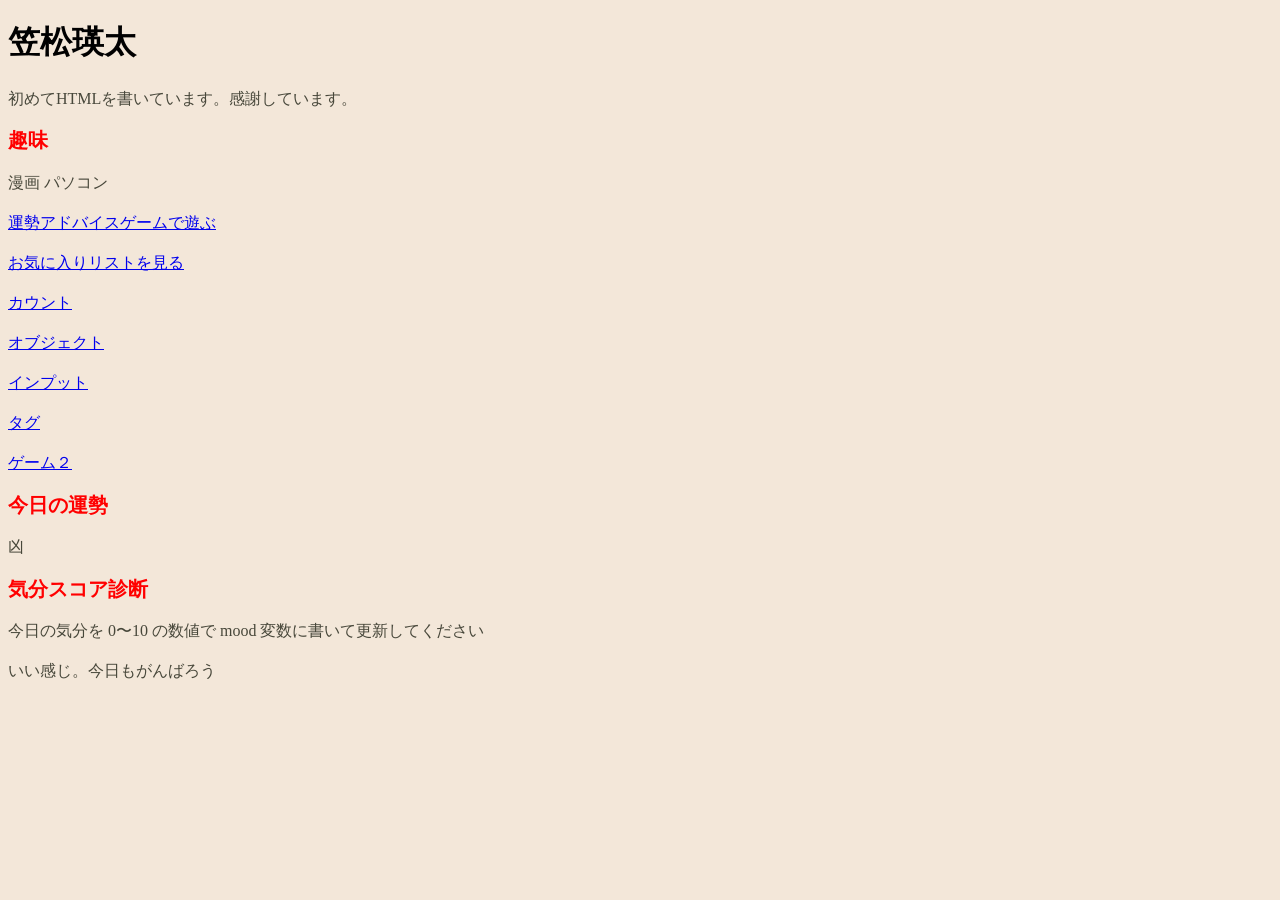
<file: index.html>
<!DOCTYPE html>  <!--HTMLの宣言-->
<html lang="ja"> <!--日本語-->
<head>
    <meta charset="UTF-8"> <!--文字エンコーディング-->
    <meta name="viewport" content="width=device-width, initial-scale=1.0">
      <link rel="stylesheet" href="style.css">
    <title>自己紹介ページ</title>  <!--タイトル-->
</head>
<body>
    <h1>笠松瑛太</h1> <!--大見出し-->
    <p>初めてHTMLを書いています。感謝しています。</p>
    <h2>趣味</h2> <!--中見出し-->
    <p >漫画 パソコン</p>

    <p><a href="game.html">運勢アドバイスゲームで遊ぶ</a></p>
    <p><a href="list.html">お気に入りリストを見る</a></p>
    <p><A href="cilckgame.html">カウント</a></p>
      <p><A href="obuject.html">オブジェクト</a></p>
    <p><a href="input.html">インプット</a></p>
    <p><a href="tagu.html">タグ</a></p>
    <p><a href="game2.html">ゲーム２</a>
    <p><a href="EC.html"></a></p>
    <h2>今日の運勢</h2>
<p id="fortune">ここに結果が出ます</p>

    <h2>気分スコア診断</h2>
<p>今日の気分を 0〜10 の数値で mood 変数に書いて更新してください</p>
<p id="result">ここに診断結果が出ます</p>
    <script>
        // おみくじの候補リスト（順番に意味はない）
const fortunes = ["大吉", "中吉", "小吉", "末吉", "凶"];
// 0以上 配列長未満 の整数をランダムに作る
const index = Math.floor(Math.random() * fortunes.length);

const mood = 7;  // 0〜10 で気分を表す数値
const result   = fortunes[index];
console.log(result);

// HTML の id="fortune" の要素を取り出して中身を書き換える
document.getElementById("fortune").textContent = result;

// 気分スコア診断
let message;

if (mood >= 9) {
  message = "絶好調！その勢いを大切に";
} else if (mood >= 6) {
  message = "いい感じ。今日もがんばろう";
} else if (mood >= 3) {
  message = "ぼちぼち。無理せずいこう";
} else {
  message = "お疲れさま。今日はゆっくり休もう";
}
//表示
console.log(message);
document.getElementById("result").textContent = message;

    </script>
</body>
</html>
</file>
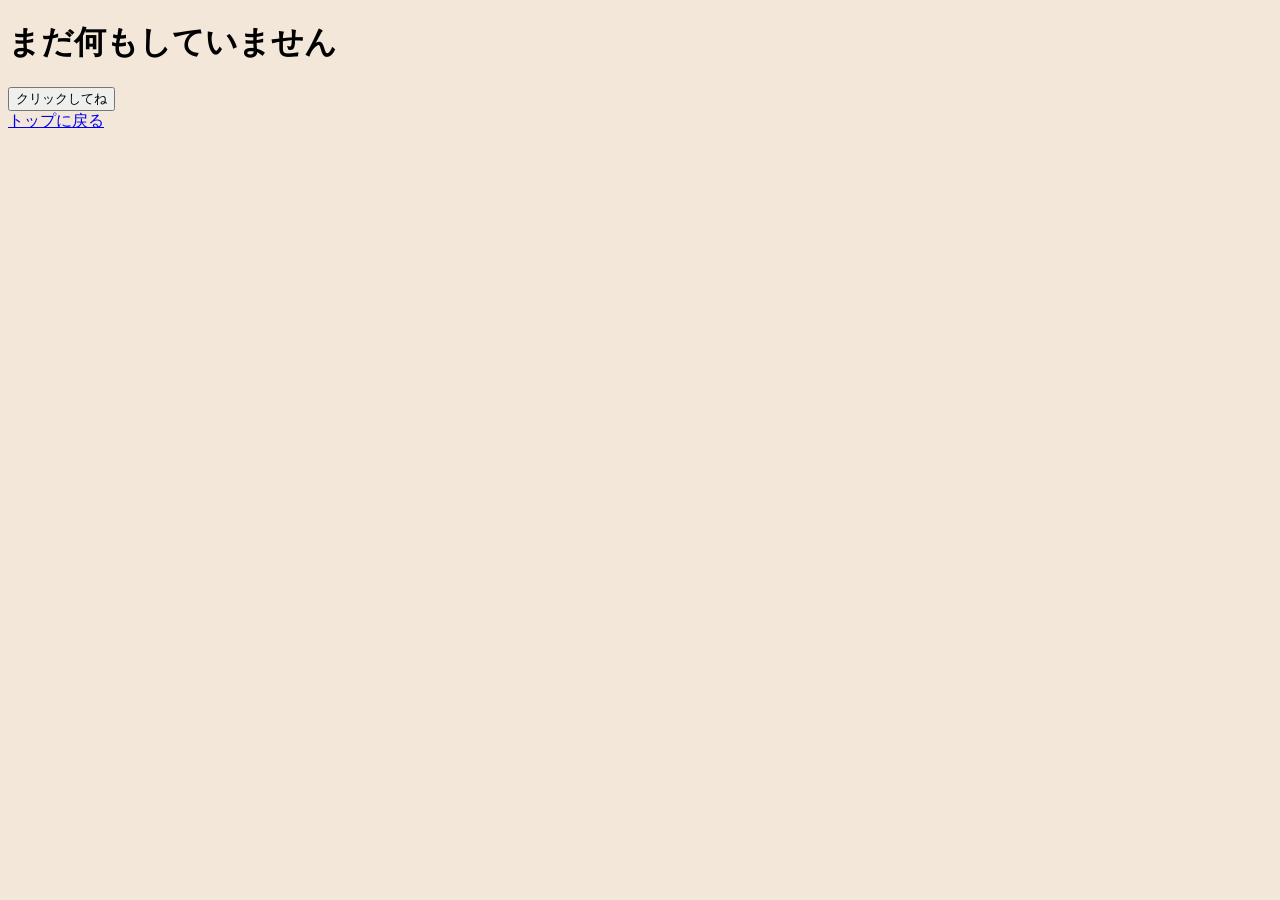
<file: cilckgame.html>
<!DOCTYPE html>
<html lang="ja">

<head>
  <meta charset="UTF-8">
  <meta name="viewport" content="width=device-width, initial-scale=1.0">
  <title>クリックゲーム</title>
  <link rel="stylesheet" href="style.css">
</head>

<body>
  <h1 id="message">まだ何もしていません</h1>
  <button id="my-button">クリックしてね</button>
  <br>
  <a href="index.html">トップに戻る</a>
  <script>
    function handleClick() {
      document.getElementById("message").textContent = "押されました！";
    }

    const button = document.getElementById("my-button");
    button.addEventListener("click", handleClick);

    let count = 0;

    function handleClick() {
      count = count + 1;
      document.getElementById("message").textContent = "押した回数: " + count + " 回";
    }

    
  </script>
</body>

</html>
</file>
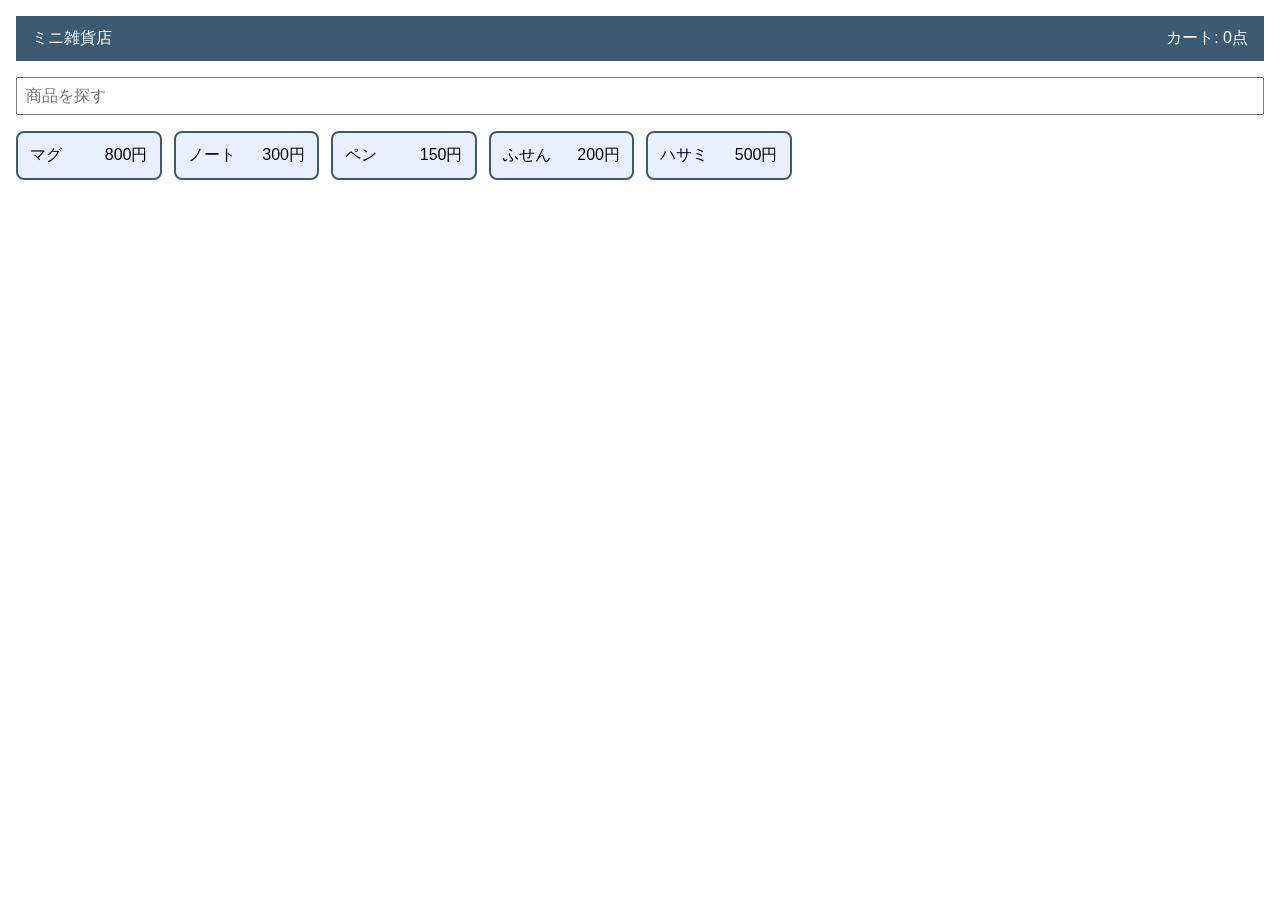
<file: EC.html>
<!DOCTYPE html>
<html lang="ja">

<head>
  <meta charset="UTF-8">
  <meta name="viewport" content="width=device-width, initial-scale=1.0">
  <title>後期作品（ECサイト）</title>
  <style>
    body {
      font-family: sans-serif;
      margin: 0;
      padding: 16px;
    }

    .bar {
      display: flex;
      justify-content: space-between;
      align-items: center;
      padding: 12px 16px;
      background: #3d5a73;
      color: white;
    }

    .search {
      margin: 16px 0;
    }

    .search input {
      width: 100%;
      padding: 8px;
      font-size: 1rem;
      box-sizing: border-box;
    }

    .shop {
      display: grid;
      grid-template-columns: repeat(auto-fill, minmax(140px, 1fr));
      gap: 12px;
    }

    .item {
      padding: 12px;
      background: #e8f0fe;
      border: 2px solid #3d5a73;
      border-radius: 8px;
    }

    .item .row {
      display: flex;
      justify-content: space-between;
    }
  </style>
</head>

<body>
  <div class="bar">
    <span>ミニ雑貨店</span>
    <span>カート: 0点</span>
  </div>
  <div class="search">
    <input type="text" placeholder="商品を探す">
  </div>
  <div class="shop" id="shop"></div>

  <script>
    const products = [
      { name: "マグ", price: 800 },
      { name: "ノート", price: 300 },
      { name: "ペン", price: 150 },
      { name: "ふせん", price: 200 },
      { name: "ハサミ", price: 500 }
    ];

    const shop = document.getElementById("shop");

for (let i = 0; i < products.length; i++) {
  const item = document.createElement("div");
  item.className = "item";

  const row = document.createElement("div");
  row.className = "row";

  const name = document.createElement("span");
  name.textContent = products[i].name;

  const price = document.createElement("span");
  price.textContent = `${products[i].price}円`;

  row.appendChild(name);
  row.appendChild(price);
  item.appendChild(row);
  shop.appendChild(item);
}
  </script>
</body>
</html>
</file>
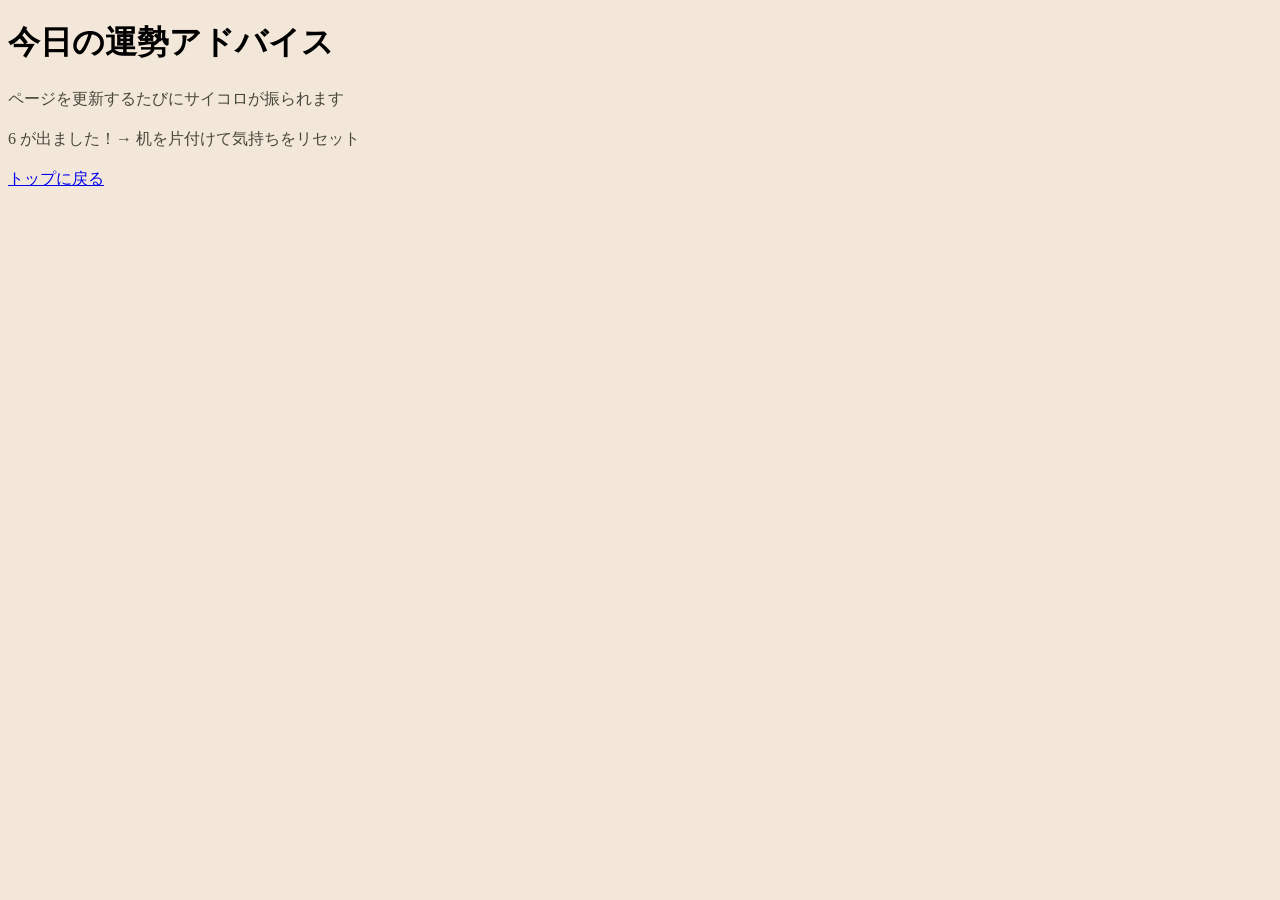
<file: game.html>
<!DOCTYPE html>  <!--HTMLの宣言-->
<html lang="ja"> <!--日本語-->
<head>
    <meta charset="UTF-8"> <!--文字エンコーディング-->
    <meta name="viewport" content="width=device-width, initial-scale=1.0">
      <link rel="stylesheet" href="style.css">
    <title>今日の運勢アドバイス</title>  <!--タイトル-->
</head>
<body>
      <h1>今日の運勢アドバイス</h1>
  <p>ページを更新するたびにサイコロが振られます</p>
  <p id="game-result">ここに結果が出ます</p>
  <p><a href="index.html">トップに戻る</a></p>
    <script>
// 1〜6 のサイコロを 1 回だけ振る
const dice = Math.floor(Math.random() * 6) + 1;

// 出目で「今日のおすすめ行動」を分岐
let advice;
if (dice >= 5) {
  advice = "机を片付けて気持ちをリセット";
} else if (dice >= 3) {
  advice = "コップ1杯の水を飲んでひと息";
} else {
  advice = "深呼吸を3回してから次の作業へ";
}

// サイコロを 1 回振る（第8回・第9回で書いた）
const dice1 = Math.floor(Math.random() * 6) + 1;
console.log("1 回目:", dice1);

// もう 1 回振りたい
const dice2 = Math.floor(Math.random() * 6) + 1;
console.log("2 回目:", dice2);

// さらにもう 1 回（合計 3 回）
const dice3 = Math.floor(Math.random() * 6) + 1;
console.log("3 回目:", dice3);
// 結果を画面に表示
const message = ` ${dice} が出ました！→ ${advice}`;
document.getElementById("game-result").textContent = message;
console.log(message);

function rollDice(){
    return Math.floor(Math.random() * 6) + 1;
}

console.log("1 回目:", rollDice());
console.log("2 回目:", rollDice());
console.log("3 回目:", rollDice());

const results=[];
for(let i=0; i<3; i++){
  results.push(rollDice());
}
console.log("結果:", results);
    </script>
</body>
</html>
</file>
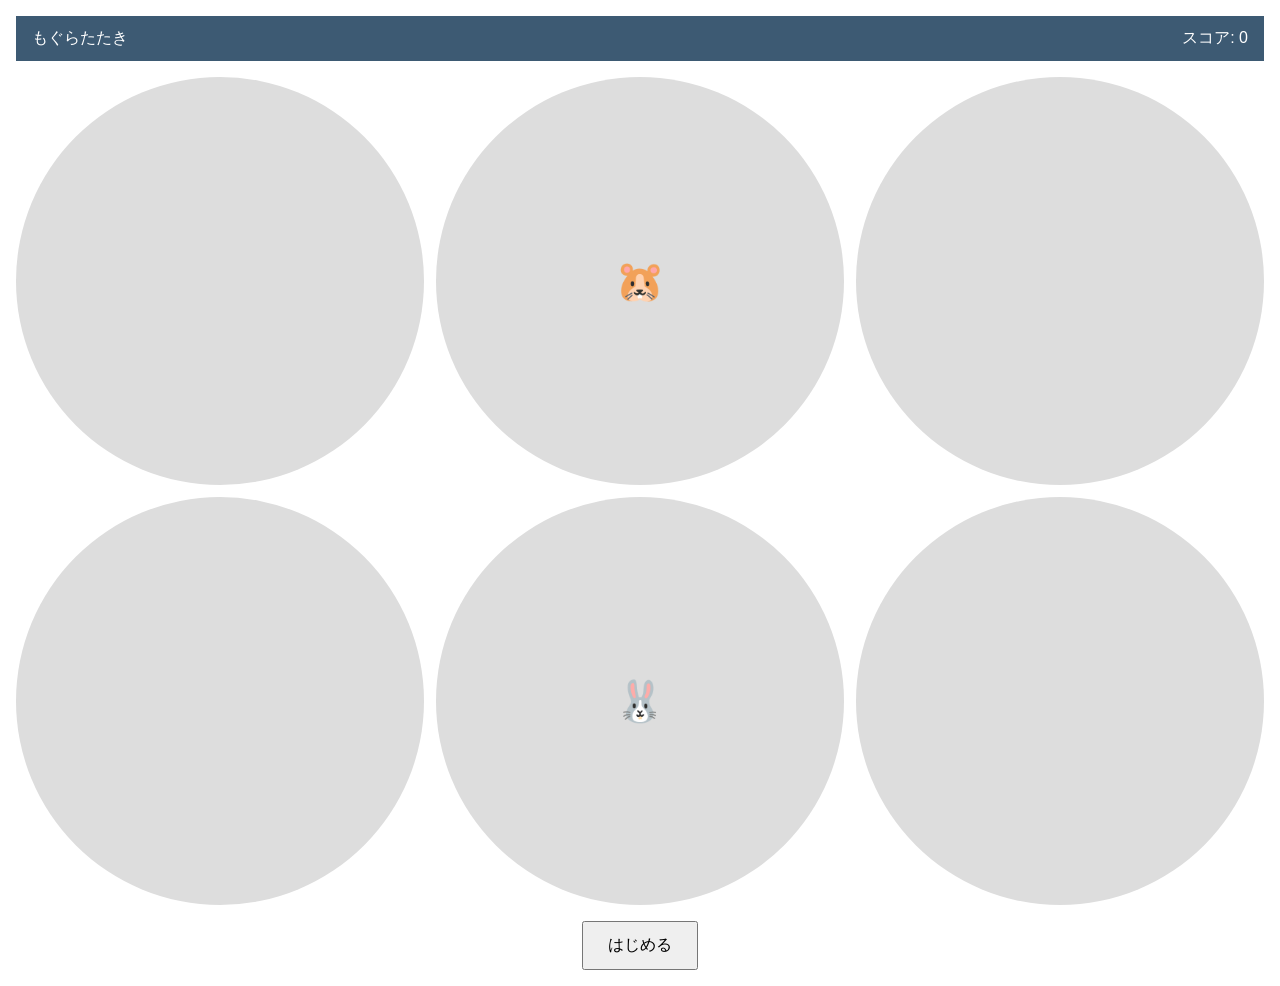
<file: game2.html>
<!DOCTYPE html>
<html lang="ja">

<head>
    <meta charset="UTF-8">
    <meta name="viewport" content="width=device-width, initial-scale=1.0">
    <title>後期作品（ゲーム）</title>
    <style>
        body {
            font-family: sans-serif;
            margin: 0;
            padding: 16px;
        }

        .bar {
            display: flex;
            justify-content: space-between;
            align-items: center;
            padding: 12px 16px;
            background: #3d5a73;
            color: white;
        }

        .holes {
            display: grid;
            grid-template-columns: repeat(3, 1fr);
            gap: 12px;
            margin: 16px 0;
        }

        .hole {
            aspect-ratio: 1 / 1;
            border-radius: 50%;
            background: #ddd;
            display: flex;
            align-items: center;
            justify-content: center;
            font-size: 2.5rem;
        }

        .start {
            display: block;
            margin: 0 auto;
            padding: 12px 24px;
            font-size: 1rem;
        }
    </style>
</head>

<body>
    <div class="bar">
        <span>もぐらたたき</span>
        <span>スコア: 0</span>
    </div>
    <div class="holes" id="board"></div>
    <button class="start">はじめる</button>

    <script>
        const characters = [
            { name: "もぐら", icon: "🐹", position: 1 },
            { name: "うさぎ", icon: "🐰", position: 4 }
        ];
        const board = document.getElementById("board");

for (let i = 0; i < 6; i++) {
  const cell = document.createElement("div");
  cell.className = "hole";

  for (let j = 0; j < characters.length; j++) {
    if (characters[j].position === i) {
      cell.textContent = characters[j].icon;
      cell.title = characters[j].name;
    }
  }

  board.appendChild(cell);
}

    </script>
</body>

</html>
</file>
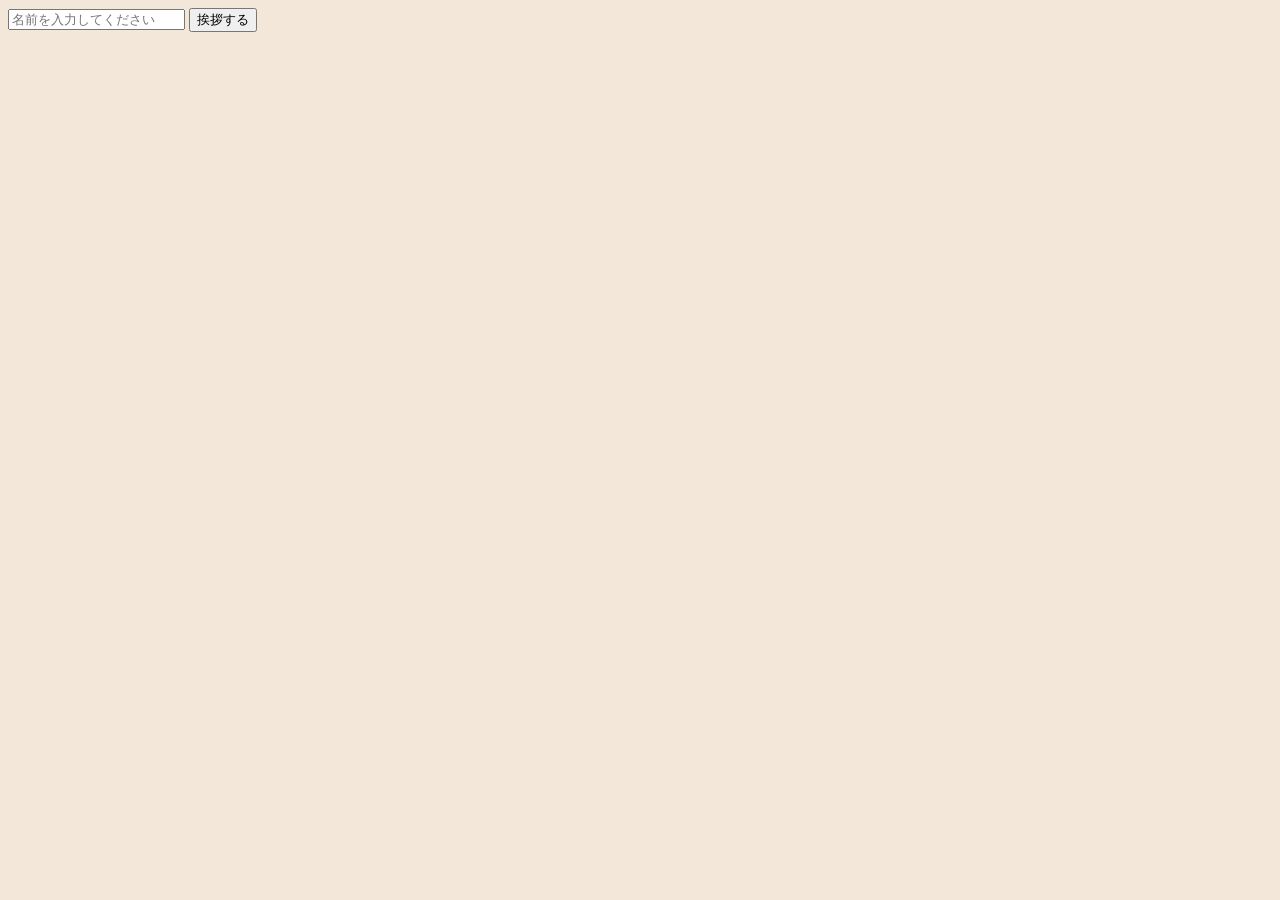
<file: input.html>
<!DOCTYPE html>
<html lang="ja">

<head>
    <meta charset="UTF-8">
    <meta name="viewport" content="width=device-width, initial-scale=1.0">
    <title>inputのデモ</title>
    <link rel="stylesheet" href="style.css">
</head>

<body>
    <input type="text" id="name-input" placeholder="名前を入力してください">
    <button id="greet-btn">挨拶する</button>
    <p id="greet-result"></p>
    <script>
         document.getElementById("greet-btn").addEventListener("click", () => {
            const name = document.getElementById("name-input").value;
            document.getElementById("greet-result").textContent = `こんにちは ${name}！`;
        });
    </script>
</body>

</html>
</file>
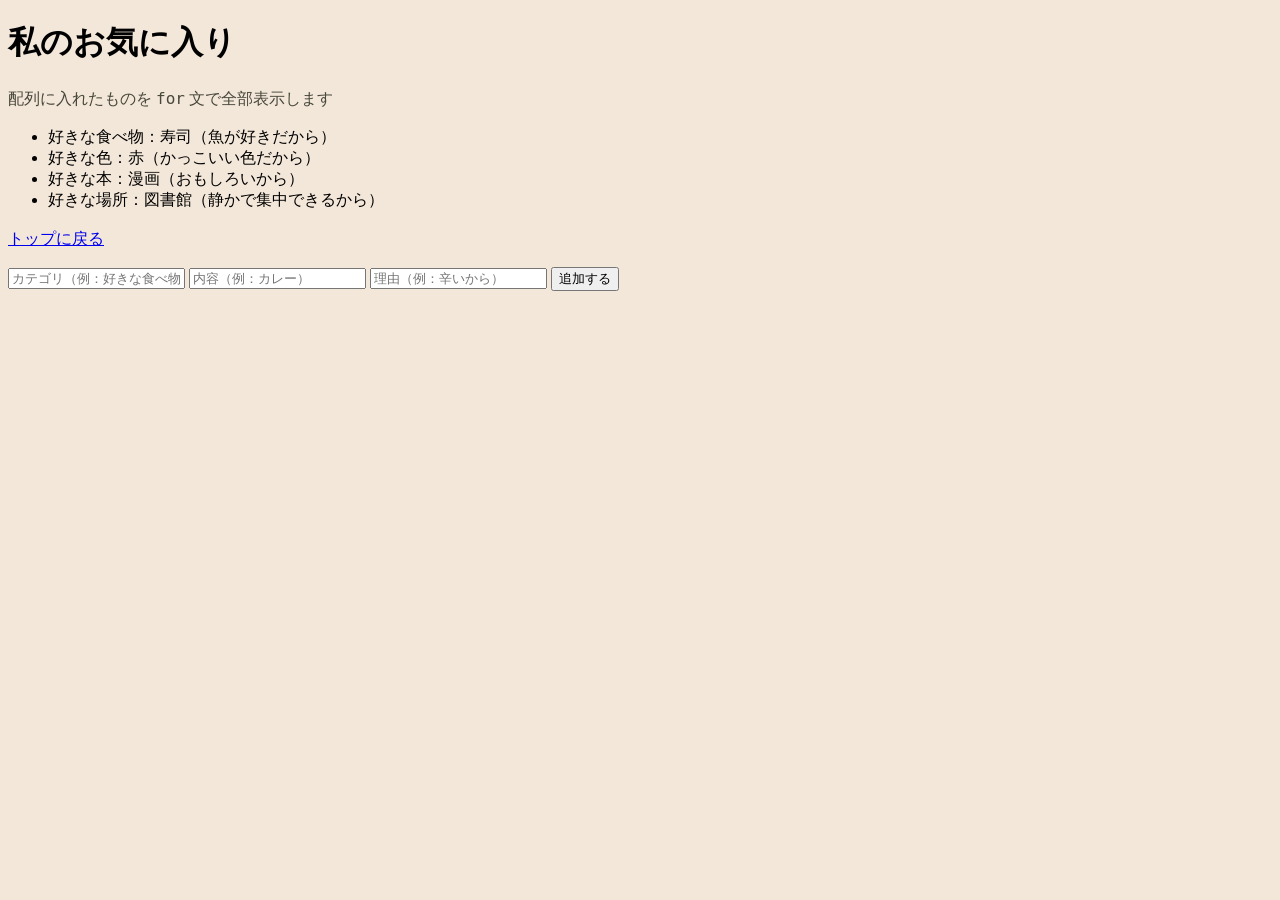
<file: list.html>
<!DOCTYPE html>
<html lang="ja">
<head>
  <meta charset="UTF-8">
  <meta name="viewport" content="width=device-width, initial-scale=1.0">
  <title>お気に入りリスト</title>
  <link rel="stylesheet" href="style.css">
</head>
<body>
  <h1>私のお気に入り</h1>
  <p>配列に入れたものを <code>for</code> 文で全部表示します</p>
  <ul id="favorite-list"></ul>
  <p><a href="index.html">トップに戻る</a></p>
  <input type="text" id="input-category" placeholder="カテゴリ（例：好きな食べ物）">
  <input type="text" id="input-value" placeholder="内容（例：カレー）">
  <input type="text" id="input-reason" placeholder="理由（例：辛いから）">
  <button id="add-btn">追加する</button>
</div>
  <script>
    // ここに配列と for 文を書く（次の手順で）
    //const favorites = [
  // "好きな食べ物：寿司",
  //"好きな色：赤",
  //"好きな本：漫画",
  //"好きな場所：図書館"
//];

//const ul = document.getElementById("favorite-list");

//for (let i = 0; i < favorites.length; i++) {
//  const li = document.createElement("li");
//  li.textContent = favorites[i];
//  ul.appendChild(li);
//}

 const favorites = [
      { category: "好きな食べ物", value: "寿司", reason: "魚が好きだから" },
      { category: "好きな色",     value: "赤",     reason: "かっこいい色だから" },
      { category: "好きな本",   value: "漫画",  reason: "おもしろいから" },
      { category: "好きな場所",   value: "図書館", reason: "静かで集中できるから" }
    ];

const ul = document.getElementById("favorite-list");

function render() {
  ul.innerHTML = "";
  for (let i = 0; i < favorites.length; i++) {
    const li = document.createElement("li");
    li.textContent = `${favorites[i].category}：${favorites[i].value}（${favorites[i].reason}）`;
    ul.appendChild(li);
  }
}
render();
document.getElementById("add-btn").addEventListener("click", () => {
  const category = document.getElementById("input-category").value;
  const value = document.getElementById("input-value").value;
  const reason = document.getElementById("input-reason").value;

  if (category === "" || value === "") {
    alert("カテゴリと内容は入力してください");
    return;
  }

  favorites.push({ category, value, reason });
  render();

  document.getElementById("input-category").value = "";
  document.getElementById("input-value").value = "";
  document.getElementById("input-reason").value = "";
});
  </script>
</body>
</html>
</file>
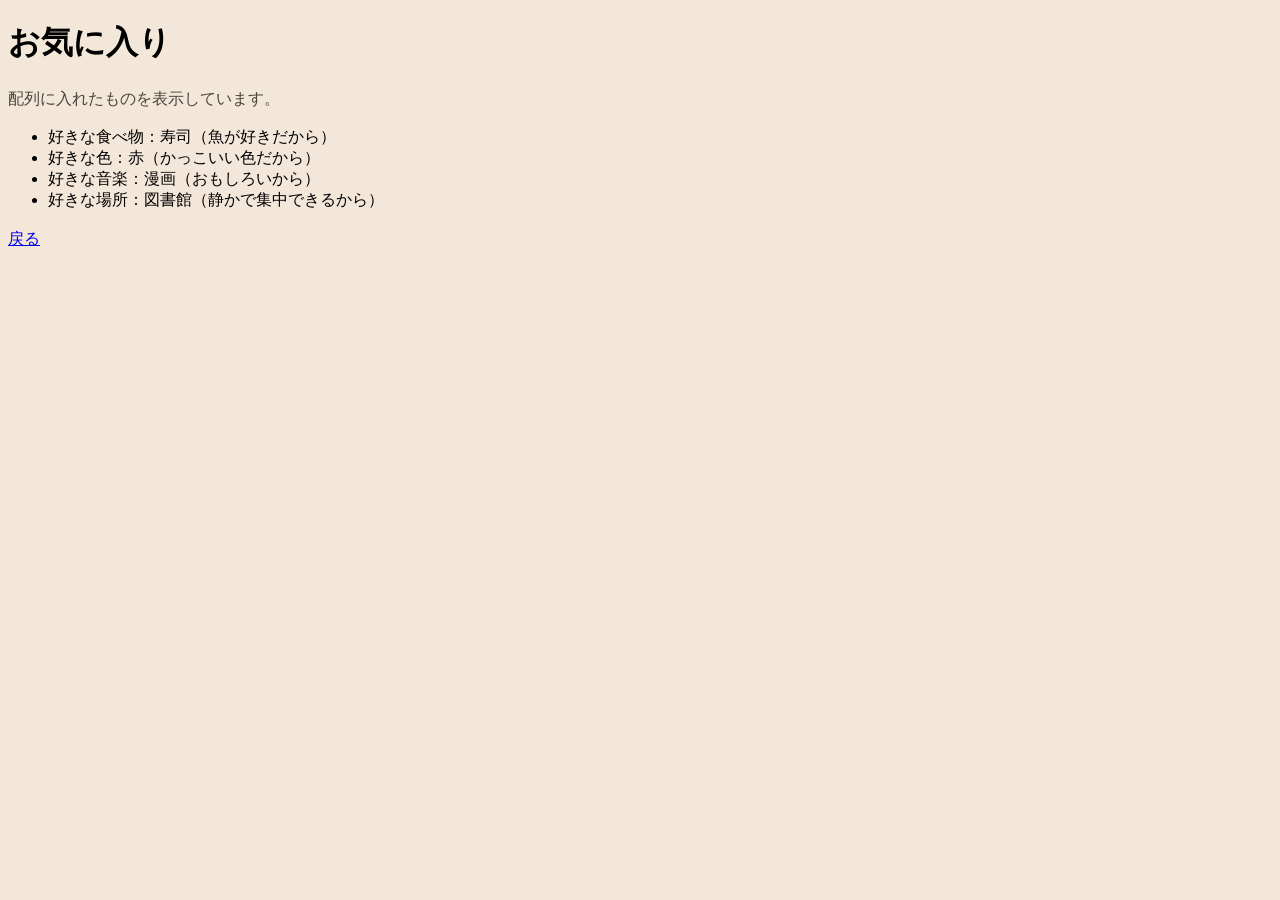
<file: obuject.html>
<!DOCTYPE html>
<html lang="ja">

<head>
    <meta charset="UTF-8">
    <meta name="viewport" content="width=device-width, initial-scale=1.0">
    <title>お気に入りリスト</title>
    <link rel="stylesheet" href="style.css">
</head>

<body>
    <h1>お気に入り</h1>
    <p>配列に入れたものを表示しています。</p>
    <ul id="favorite-list"></ul>
    <p><a href="index.html">戻る</a></p>

    <script>
        const me = {
            name: "笠松瑛太",
            favoriteColor: "赤",
            hobby: "読書"
        };

        console.log(me.name);          // "笠松瑛太"
        console.log(me.favoriteColor); // "赤"
        console.log(me.hobby);         // "読書"

        const favorites = [
            { category: "好きな食べ物", value: "寿司", reason: "魚が好きだから" },
            { category: "好きな色", value: "赤", reason: "かっこいい色だから" },
            { category: "好きな音楽", value: "漫画", reason: "おもしろいから" },
            { category: "好きな場所", value: "図書館", reason: "静かで集中できるから" }
        ];
        const ul = document.getElementById("favorite-list");
        for (let i = 0; i < favorites.length; i++) {
            const li = document.createElement("li");
            li.textContent = `${favorites[i].category}：${favorites[i].value}（${favorites[i].reason}）`;
            ul.appendChild(li);
        }
    </script>
</body>

</html>
</file>
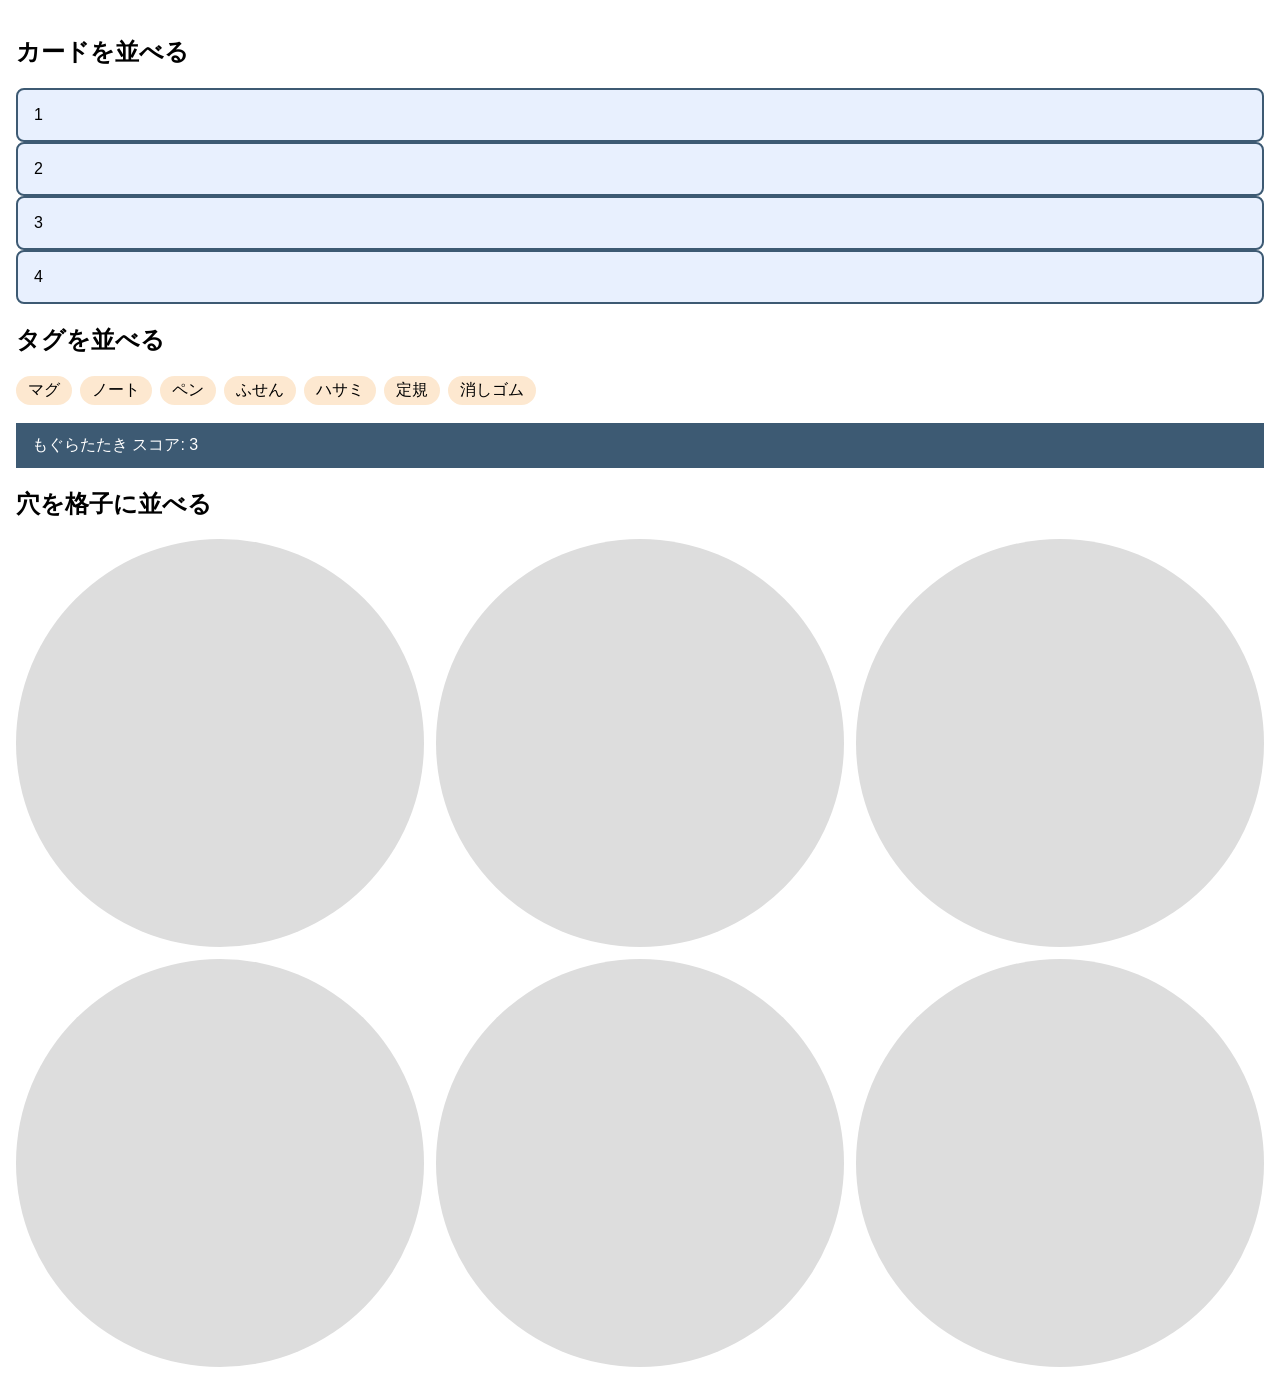
<file: tagu.html>
<!DOCTYPE html>
<html lang="ja">
<head>
  <meta charset="UTF-8">
  <meta name="viewport" content="width=device-width, initial-scale=1.0">
  <title>レイアウトの練習</title>
  <style>
    body { font-family: sans-serif; margin: 0; padding: 16px; }
    .card { padding: 16px; background: #e8f0fe; border: 2px solid #3d5a73; border-radius: 8px; }
        .tags { display: flex; gap: 8px; }
    .tag { padding: 4px 12px; background: #fde8d0; border-radius: 16px; }
     .holes { display: grid; grid-template-columns: repeat(3, 1fr); gap: 12px; }
     .hole { aspect-ratio: 1 / 1; border-radius: 50%; background: #ddd; }
    .bar{padding: 12px 16px; background: #3d5a73;color: white;}
 </style>
</head>
<body>
  <h2>カードを並べる</h2>
  <div class="cards">
    <div class="card">1</div>
    <div class="card">2</div>
    <div class="card">3</div>
    <div class="card">4</div>
  </div>
    <h2>タグを並べる</h2>
  <div class="tags">
    <span class="tag">マグ</span>
    <span class="tag">ノート</span>
    <span class="tag">ペン</span>
    <span class="tag">ふせん</span>
    <span class="tag">ハサミ</span>
    <span class="tag">定規</span>
    <span class="tag">消しゴム</span>
  </div>
  <br>
<div class="bar">
  <span>もぐらたたき</span>
  <span>スコア: 3</span>
</div>
  <h2>穴を格子に並べる</h2>
  <div class="holes">
    <div class="hole"></div>
    <div class="hole"></div>
    <div class="hole"></div>
    <div class="hole"></div>
    <div class="hole"></div>
    <div class="hole"></div>
  </div>
</body>
</html>
</file>
<file: style.css>
h2 {
  color: #ff0000;
  font-size: 20px;
}
p{
    color:rgb(71, 71, 58);
    font-size: 16px;
    line-height:1.5;
}

body{
    background-color: rgb(243, 231, 217);
}
</file>
